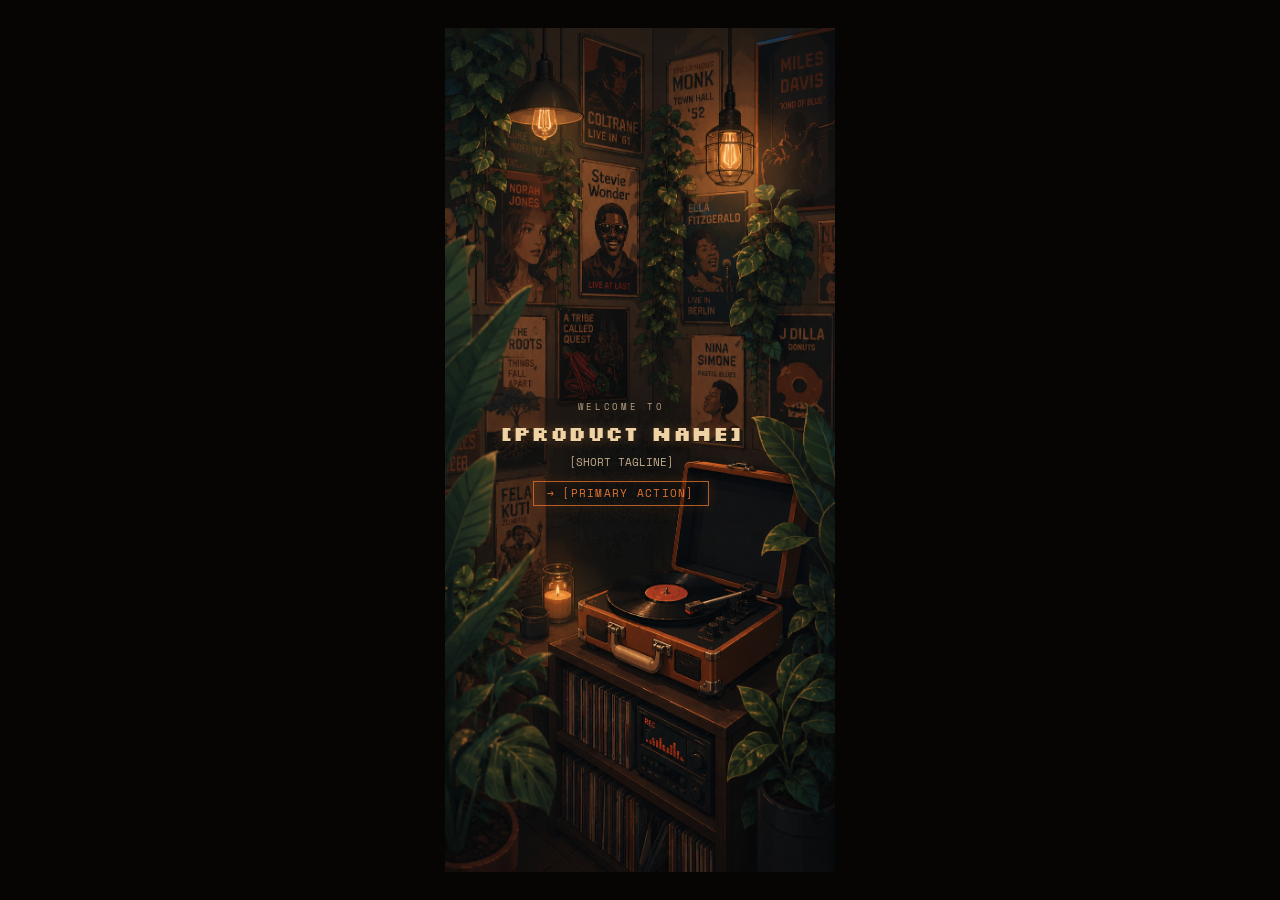
<file: design/listening-room/index.html>
<!DOCTYPE html>
<html lang="en">
<head>
<meta charset="utf-8">
<!-- Fixed 390px viewport: the scene is authored at 390x844 and is not fluid. -->
<meta name="viewport" content="width=390, initial-scale=1">
<title>Listening Room</title>

<link rel="preconnect" href="https://fonts.googleapis.com">
<link rel="preconnect" href="https://fonts.gstatic.com" crossorigin>
<link href="https://fonts.googleapis.com/css2?family=Silkscreen:wght@400;700&family=Space+Mono:wght@400;700&display=swap" rel="stylesheet">

<link rel="stylesheet" href="styles.css">
<script src="scroll.js" defer></script>
</head>
<body>

<!--
  SCROLL TRACK — the page's only scrollable extent. The stage inside it is
  sticky, so the scene never leaves the screen; scrolling the track is the
  camera's playhead. scroll.js maps track progress 0..1 onto the shot.
-->
<div class="scroll-track" data-layer="scroll-track">
<div class="stage" data-layer="stage">

<!--
  SCENE — authored at 390x844.

  Layer stack, back to front (see styles.css "LAYER STACK" for z-index scale):
    10  art         the room artwork + per-element art slots   } the world —
    30  identity    product name, tagline, primary action      }   art and
    40  lighting    lamp glows                                 }   lighting
    50  atmosphere  vignette                                       ride the
    52  shelf-dark  the dark of the shelf, for the shot's end      camera
    55  story       the scroll copy, one line at a time
    56  finale      name + action again, at the end of the shot
    57  scroll-cue  the invitation to scroll
    60  grain       film grain

  The camera (scroll.js) transforms art + lighting only: they are the room.
  Identity, story, finale, and cue are UI and stay in screen space; the
  vignette and grain are the lens and never move at all.

  Every element intended for later animation carries a `data-actor`
  attribute. That is the motion layer's addressing scheme — query
  `[data-actor="vinyl"]` rather than reaching for a class name, so styling
  and animation can change independently.
-->
<div class="scene" data-layer="scene">

  <!-- ART ------------------------------------------------------------- -->
  <div class="layer layer--art" data-layer="art">

    <!--
      Base plate. The room illustration, retouched (README "The plate was
      retouched") and prepared for motion: behind every swaying element's
      edges the background has been rebuilt, so nothing tears when they
      move. tools/scenery/separate.py produces it.
    -->
    <div class="art-base" data-layer="room" data-actor="room"></div>

    <!--
      ART SLOTS — one per independently animatable illustration element.
      Geometry and pivots come from tools/scenery/separate.py; each pivot
      is the point where the plant actually attaches, so sway reads as
      hanging or rooted rather than floating.

      poster-wall is still an empty placeholder (no art, renders nothing).
      The vines hang BEHIND the record layers; the foreground plants and
      the flame sit in front of them, after deck-over below.
    -->
    <div class="art-slot art-slot--poster-wall" data-layer="poster-wall" data-actor="poster-wall"></div>
    <div class="art-slot art-slot--vine-window" data-layer="vine-window" data-actor="vine-window"></div>
    <div class="art-slot art-slot--vine-wall" data-layer="vine-wall" data-actor="vine-wall"></div>

    <!--
      THE RECORD — separated out of the plate so it can turn on its own.

        art-base     the room, with the record still painted into it
        vinyl        the turning surface: the disc made rotationally
                     symmetric plus two small marks that carry the motion
        vinyl-light  the disc's sheen and shading, static — light belongs
                     to the room and must not orbit the record
        deck-over    what must NOT turn — tonearm, headshell, spindle, the
                     case's rear edge across the far rim, and the lamp glare

      The plate keeps its painted record underneath on purpose. A correct spin
      leaves the silhouette exactly where it is, so the disc covers its own
      baked copy at every angle, and the soft rim blends into identical colour
      rather than against bare deck. The rim itself never turns: the rotating
      layer fades out just inside it, and the painted rim, its glints, and the
      disc's edge thickness stay in the plate.
    -->
    <div class="art-plate art-plate--vinyl" data-layer="vinyl" data-actor="vinyl"></div>
    <div class="art-plate art-plate--vinyl-light" data-layer="vinyl-light" data-actor="vinyl-light"></div>
    <div class="art-plate art-plate--deck-over" data-layer="deck-over" data-actor="deck-over"></div>

    <!--
      DRAWN LOOPS — frame animation, not transforms. Each is an opaque
      patch whose border pixels are the plate's own, so no seam care.
    -->
    <div class="art-slot art-slot--candle-flame" data-layer="candle-flame" data-actor="candle-flame"></div>
    <div class="art-slot art-slot--eq-meter" data-layer="eq-meter" data-actor="eq-meter"></div>

    <!-- Foreground foliage sits in front of the record player. -->
    <div class="art-slot art-slot--plant-right" data-layer="plant-right" data-actor="plant-right"></div>
    <div class="art-slot art-slot--plant-left" data-layer="plant-left" data-actor="plant-left"></div>
  </div>

  <!-- IDENTITY --------------------------------------------------------- -->
  <div class="layer layer--identity identity" data-layer="identity" data-actor="identity">
    <p class="identity__eyebrow" data-actor="eyebrow">Welcome to</p>
    <h1 class="identity__name" data-actor="product-name">[PRODUCT NAME]</h1>
    <p class="identity__tagline" data-actor="tagline">[SHORT TAGLINE]</p>

    <button class="cta" type="button" data-layer="primary-action" data-actor="cta">
      <span class="cta__arrow" aria-hidden="true">&#8594;</span>
      <span class="cta__label">[PRIMARY ACTION]</span>
    </button>
  </div>

  <!-- LIGHTING --------------------------------------------------------- -->
  <div class="layer layer--lighting" data-layer="lighting">
    <div class="glow glow--lamp-left" data-actor="glow-lamp-left"></div>
    <div class="glow glow--lamp-right" data-actor="glow-lamp-right"></div>
    <div class="glow glow--floor" data-actor="glow-floor"></div>
  </div>

  <!-- ATMOSPHERE ------------------------------------------------------- -->
  <div class="layer layer--atmosphere" data-layer="atmosphere" data-actor="atmosphere"></div>

  <!--
    SHELF DARK — the end of the shot. As the camera pushes into the shelf,
    this brings up the dark inside it so the finale reads against near-black
    rather than against soft, over-enlarged pixels. scroll.js drives opacity.
  -->
  <div class="layer layer--shelf-dark" data-layer="shelf-dark" data-actor="shelf-dark"></div>

  <!--
    STORY — the scroll copy. Minimal: one short line at a time, surfacing
    and dissolving as the camera moves. The lines are PLACEHOLDER copy
    (written against SPEC v0.2's finite-canon idea) — swap freely.
  -->
  <div class="layer layer--story" data-layer="story">
    <p class="story-line story-line--1" data-actor="story-line-1">every record worth hearing</p>
    <p class="story-line story-line--2" data-actor="story-line-2">is somewhere on this shelf</p>
  </div>

  <!-- FINALE — the identity again, where the shot ends. ------------------ -->
  <div class="layer layer--finale finale" data-layer="finale" data-actor="finale">
    <h2 class="finale__name">[PRODUCT NAME]</h2>
    <button class="cta" type="button" data-actor="finale-cta">
      <span class="cta__arrow" aria-hidden="true">&#8594;</span>
      <span class="cta__label">[PRIMARY ACTION]</span>
    </button>
  </div>

  <!-- SCROLL CUE --------------------------------------------------------- -->
  <p class="scroll-cue" data-layer="scroll-cue" data-actor="scroll-cue">scroll<span class="scroll-cue__chevron" aria-hidden="true">&#8595;</span></p>

  <!-- GRAIN ------------------------------------------------------------ -->
  <div class="layer layer--grain" data-layer="grain" data-actor="grain"></div>

</div>

</div>
</div>

</body>
</html>
</file>
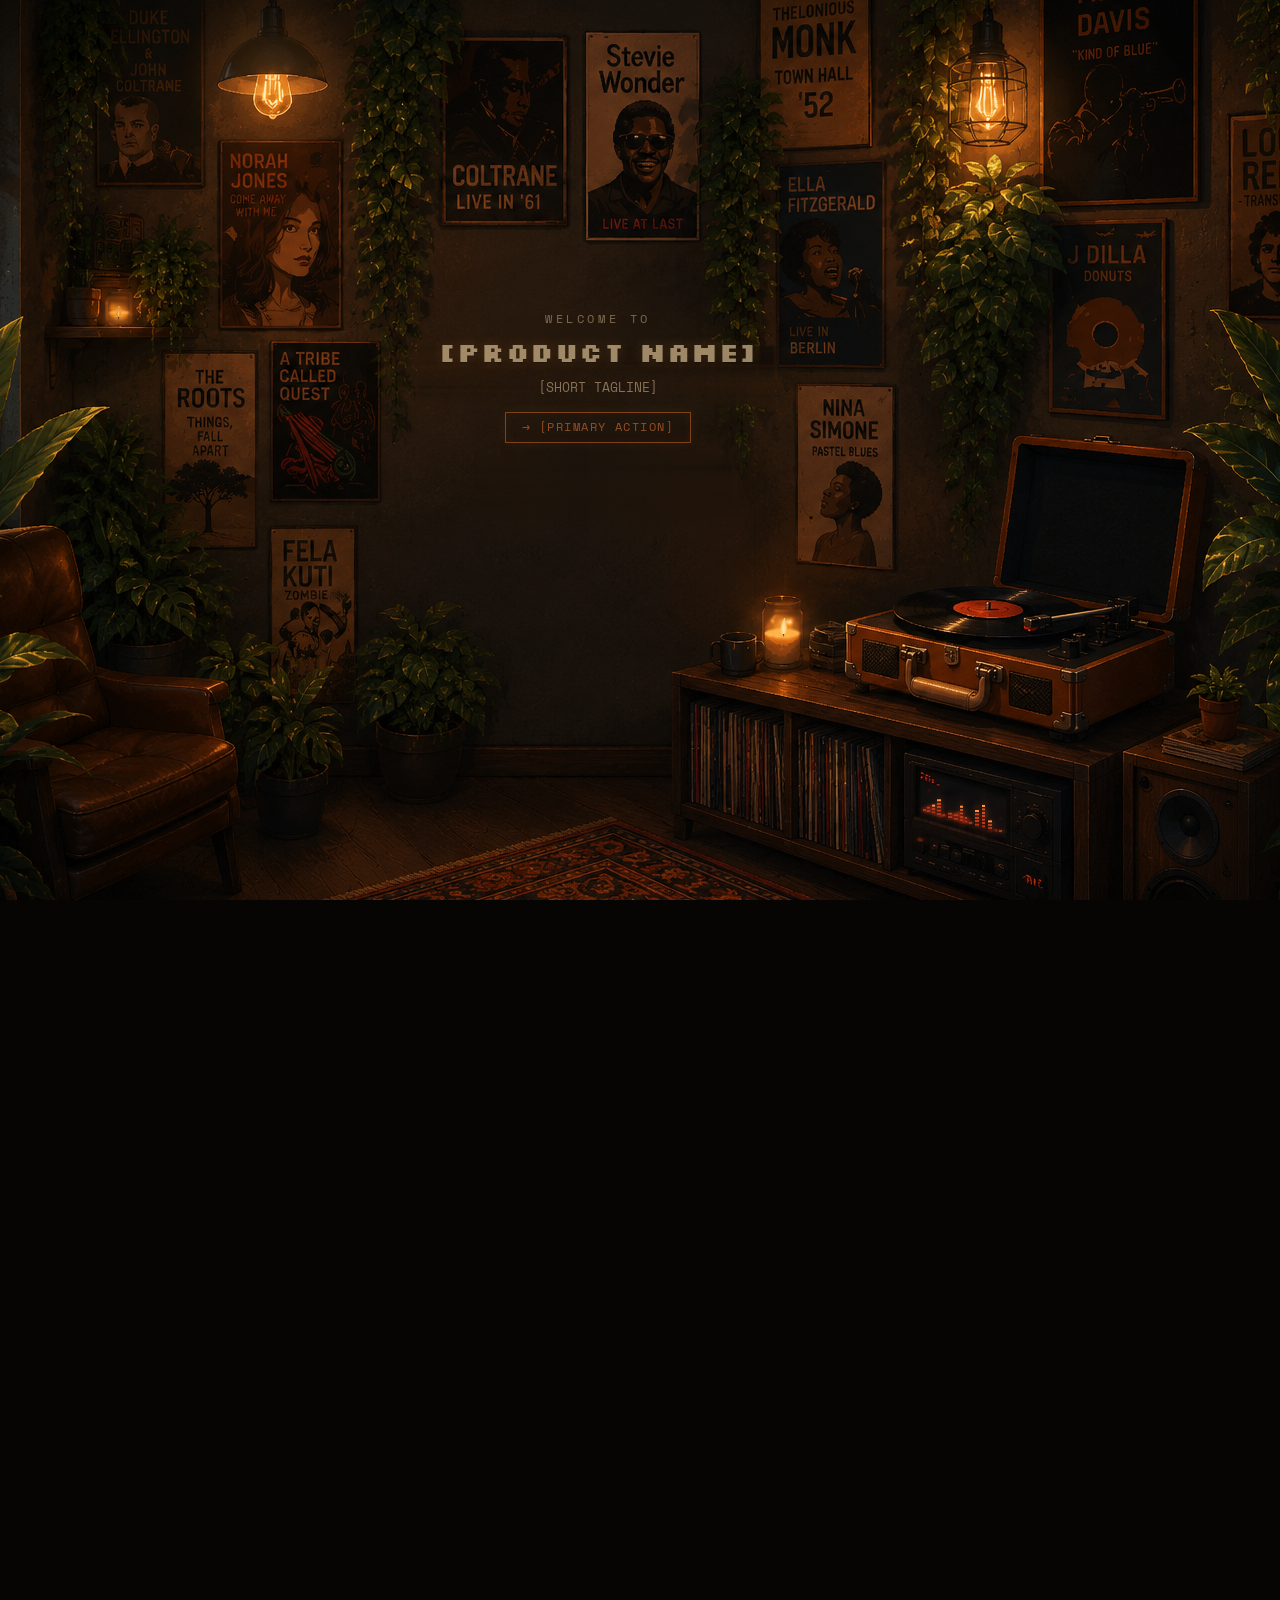
<file: design/listening-room/desktop/index.html>
<!DOCTYPE html>
<html lang="en">
<head>
<meta charset="utf-8">
<meta name="viewport" content="width=device-width, initial-scale=1">
<title>Listening Room — Desktop</title>

<link rel="preconnect" href="https://fonts.googleapis.com">
<link rel="preconnect" href="https://fonts.gstatic.com" crossorigin>
<link href="https://fonts.googleapis.com/css2?family=Silkscreen:wght@400;700&family=Space+Mono:wght@400;700&display=swap" rel="stylesheet">

<link rel="stylesheet" href="styles.css">
<script src="scroll.js" defer></script>
</head>
<body>

<!--
  SCROLL TRACK — the page's only scrollable extent. The stage inside it is
  sticky, so the scene never leaves the screen; scrolling the track is the
  camera's playhead (scroll.js). The stage also clips the scaled scene's
  phantom layout box, which body { overflow: hidden } used to do.
-->
<div class="scroll-track" data-layer="scroll-track">
<div class="stage" data-layer="stage">

<!--
  SCENE — authored at 1536x1024 (scene px == artwork px), scaled as one
  unit to fit the viewport. Same architecture as the mobile page one
  directory up: a rebuilt plate, cut layers stacked at their painted
  depth, drawn loops for the flames and the meter, live CSS light on top.
  Every animatable element carries data-actor; address motion against
  those, not class names.

  The camera (scroll.js) transforms the art + lighting layers only: they
  are the room. Identity, story, finale, and cue are UI and stay in screen
  space; the vignette and grain are the lens and never move.
-->
<div class="scene" data-layer="scene">

  <!-- ART ------------------------------------------------------------- -->
  <div class="layer layer--art" data-layer="art">

    <!-- The room, background rebuilt behind every swaying silhouette. -->
    <div class="art-base" data-layer="room" data-actor="room"></div>

    <!-- Wall foliage, behind the record player. -->
    <div class="art-slot art-slot--vine-left" data-layer="vine-left" data-actor="vine-left"></div>
    <div class="art-slot art-slot--shelf-fern" data-layer="shelf-fern" data-actor="shelf-fern"></div>
    <div class="art-slot art-slot--vine-center" data-layer="vine-center" data-actor="vine-center"></div>
    <div class="art-slot art-slot--vine-right" data-layer="vine-right" data-actor="vine-right"></div>
    <div class="art-slot art-slot--vine-far-right" data-layer="vine-far-right" data-actor="vine-far-right"></div>

    <!--
      THE RECORD — same three-layer split as mobile (see ../README.md):
      the symmetrized surface turns, its sheen holds still above it, and
      the tonearm assembly caps the stack.
    -->
    <div class="art-plate art-plate--vinyl" data-layer="vinyl" data-actor="vinyl"></div>
    <div class="art-plate art-plate--vinyl-light" data-layer="vinyl-light" data-actor="vinyl-light"></div>
    <div class="art-plate art-plate--deck-over" data-layer="deck-over" data-actor="deck-over"></div>

    <!-- DRAWN LOOPS — frame animation, opaque patches, no seam care. -->
    <div class="art-slot art-slot--flame-main" data-layer="flame-main" data-actor="flame-main"></div>
    <div class="art-slot art-slot--flame-shelf" data-layer="flame-shelf" data-actor="flame-shelf"></div>
    <div class="art-slot art-slot--eq-meter" data-layer="eq-meter" data-actor="eq-meter"></div>

    <!-- Foreground foliage, in front of the furniture. -->
    <div class="art-slot art-slot--plant-mid" data-layer="plant-mid" data-actor="plant-mid"></div>
    <div class="art-slot art-slot--plant-cab" data-layer="plant-cab" data-actor="plant-cab"></div>
    <div class="art-slot art-slot--plant-right" data-layer="plant-right" data-actor="plant-right"></div>
    <div class="art-slot art-slot--plant-left" data-layer="plant-left" data-actor="plant-left"></div>
  </div>

  <!-- IDENTITY --------------------------------------------------------- -->
  <div class="layer layer--identity identity" data-layer="identity" data-actor="identity">
    <p class="identity__eyebrow" data-actor="eyebrow">Welcome to</p>
    <h1 class="identity__name" data-actor="product-name">[PRODUCT NAME]</h1>
    <p class="identity__tagline" data-actor="tagline">[SHORT TAGLINE]</p>

    <button class="cta" type="button" data-layer="primary-action" data-actor="cta">
      <span class="cta__arrow" aria-hidden="true">&#8594;</span>
      <span class="cta__label">[PRIMARY ACTION]</span>
    </button>
  </div>

  <!-- LIGHTING --------------------------------------------------------- -->
  <div class="layer layer--lighting" data-layer="lighting">
    <div class="glow glow--lamp-dome" data-actor="glow-lamp-dome"></div>
    <div class="glow glow--lamp-cage" data-actor="glow-lamp-cage"></div>
    <div class="glow glow--candle-main" data-actor="glow-candle-main"></div>
    <div class="glow glow--candle-shelf" data-actor="glow-candle-shelf"></div>
  </div>

  <!-- ATMOSPHERE ------------------------------------------------------- -->
  <div class="layer layer--atmosphere" data-layer="atmosphere" data-actor="atmosphere"></div>

  <!--
    SHELF DARK — the end of the shot. Rises as the camera settles on the
    cabinet so the finale reads against near-black rather than against
    soft, over-enlarged pixels. scroll.js drives opacity.
  -->
  <div class="layer layer--shelf-dark" data-layer="shelf-dark" data-actor="shelf-dark"></div>

  <!--
    STORY — the scroll copy. Minimal: one short line at a time, surfacing
    and dissolving as the camera moves. PLACEHOLDER copy (written against
    SPEC v0.2's finite-canon idea) — swap freely.
  -->
  <div class="layer layer--story" data-layer="story">
    <p class="story-line story-line--1" data-actor="story-line-1">every record worth hearing</p>
    <p class="story-line story-line--2" data-actor="story-line-2">is somewhere on this shelf</p>
  </div>

  <!-- FINALE — the identity again, where the shot ends. ------------------ -->
  <div class="layer layer--finale finale" data-layer="finale" data-actor="finale">
    <h2 class="finale__name">[PRODUCT NAME]</h2>
    <button class="cta" type="button" data-actor="finale-cta">
      <span class="cta__arrow" aria-hidden="true">&#8594;</span>
      <span class="cta__label">[PRIMARY ACTION]</span>
    </button>
  </div>

  <!-- SCROLL CUE --------------------------------------------------------- -->
  <p class="scroll-cue" data-layer="scroll-cue" data-actor="scroll-cue">scroll<span class="scroll-cue__chevron" aria-hidden="true">&#8595;</span></p>

  <!-- GRAIN ------------------------------------------------------------ -->
  <div class="layer layer--grain" data-layer="grain" data-actor="grain"></div>

</div>

</div>
</div>

</body>
</html>
</file>
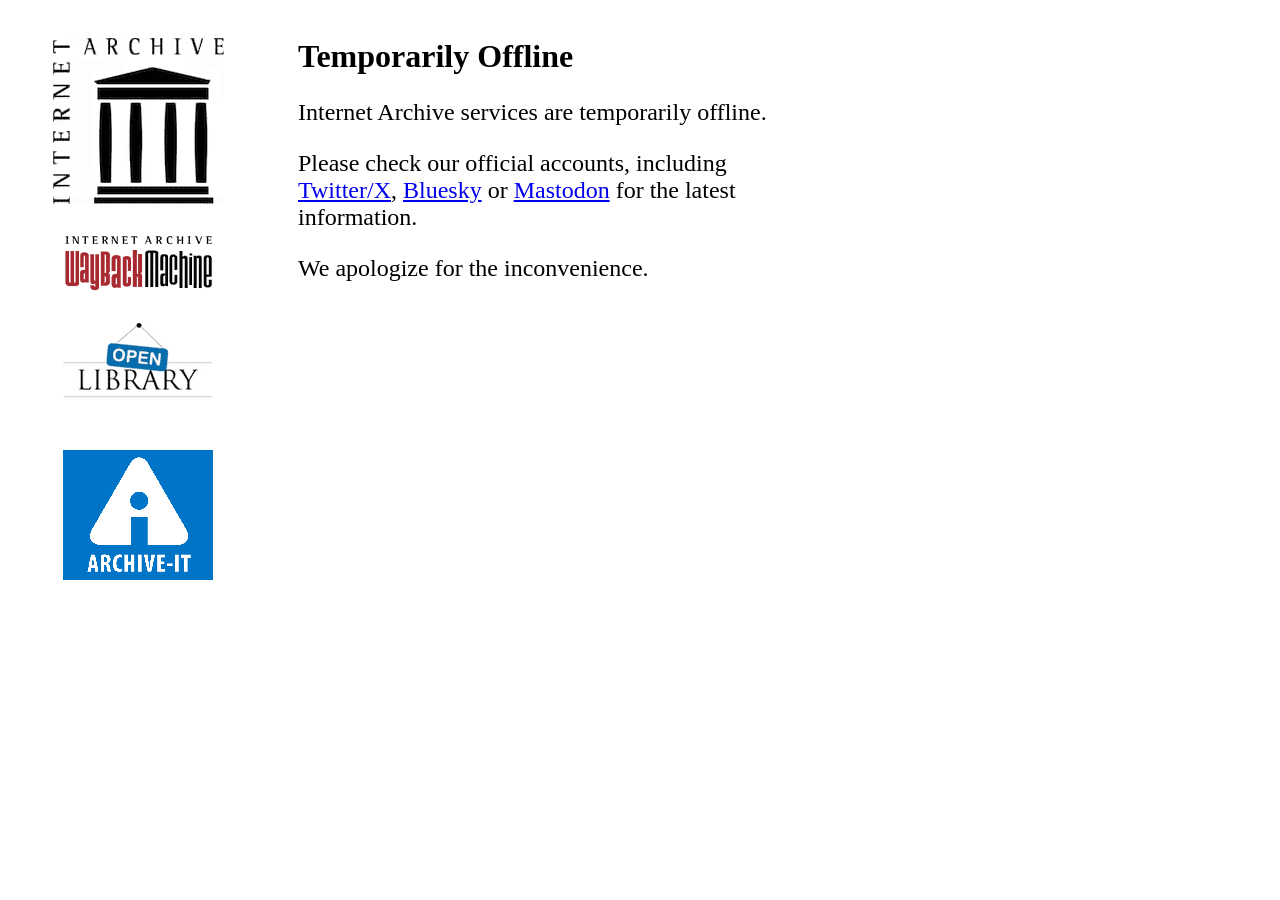
<file: wb2022.html>
<html><head><meta charset="UTF-8"><title>Internet Archive: Temporarily Offline</title><style>p{font-size:24px;}img{margin-bottom:2rem;}</style></head>
<body style="padding:30px 0;">
<div style="float:left;width:260px;text-align:center;">
<img xsrc="logo_ia.jpg" src="[data-uri]">
<img xsrc="logo_wm.png" src="[data-uri]">
<img xsrc="logo_ol.png" src="[data-uri]">
<img xsrc="logo_ait.png" src="[data-uri]">
</div>
<div style="overflow:hidden;width:500px;padding:0 30px">
<h1 style="margin-top:0">Temporarily Offline</h1>
<p>Internet Archive services are temporarily offline.</p>
<p>Please check our official accounts, including <a href="https://twitter.com/internetarchive/">Twitter/X</a>, <a href="https://bsky.app/profile/did:plc:73dpznbu4wqwtcyurwbiulov">Bluesky</a> or <a href="https://mastodon.archive.org/deck/@internetarchive">Mastodon</a> for the latest information.</p>
<p>We apologize for the inconvenience.</p>
</div></body></html>
</file>
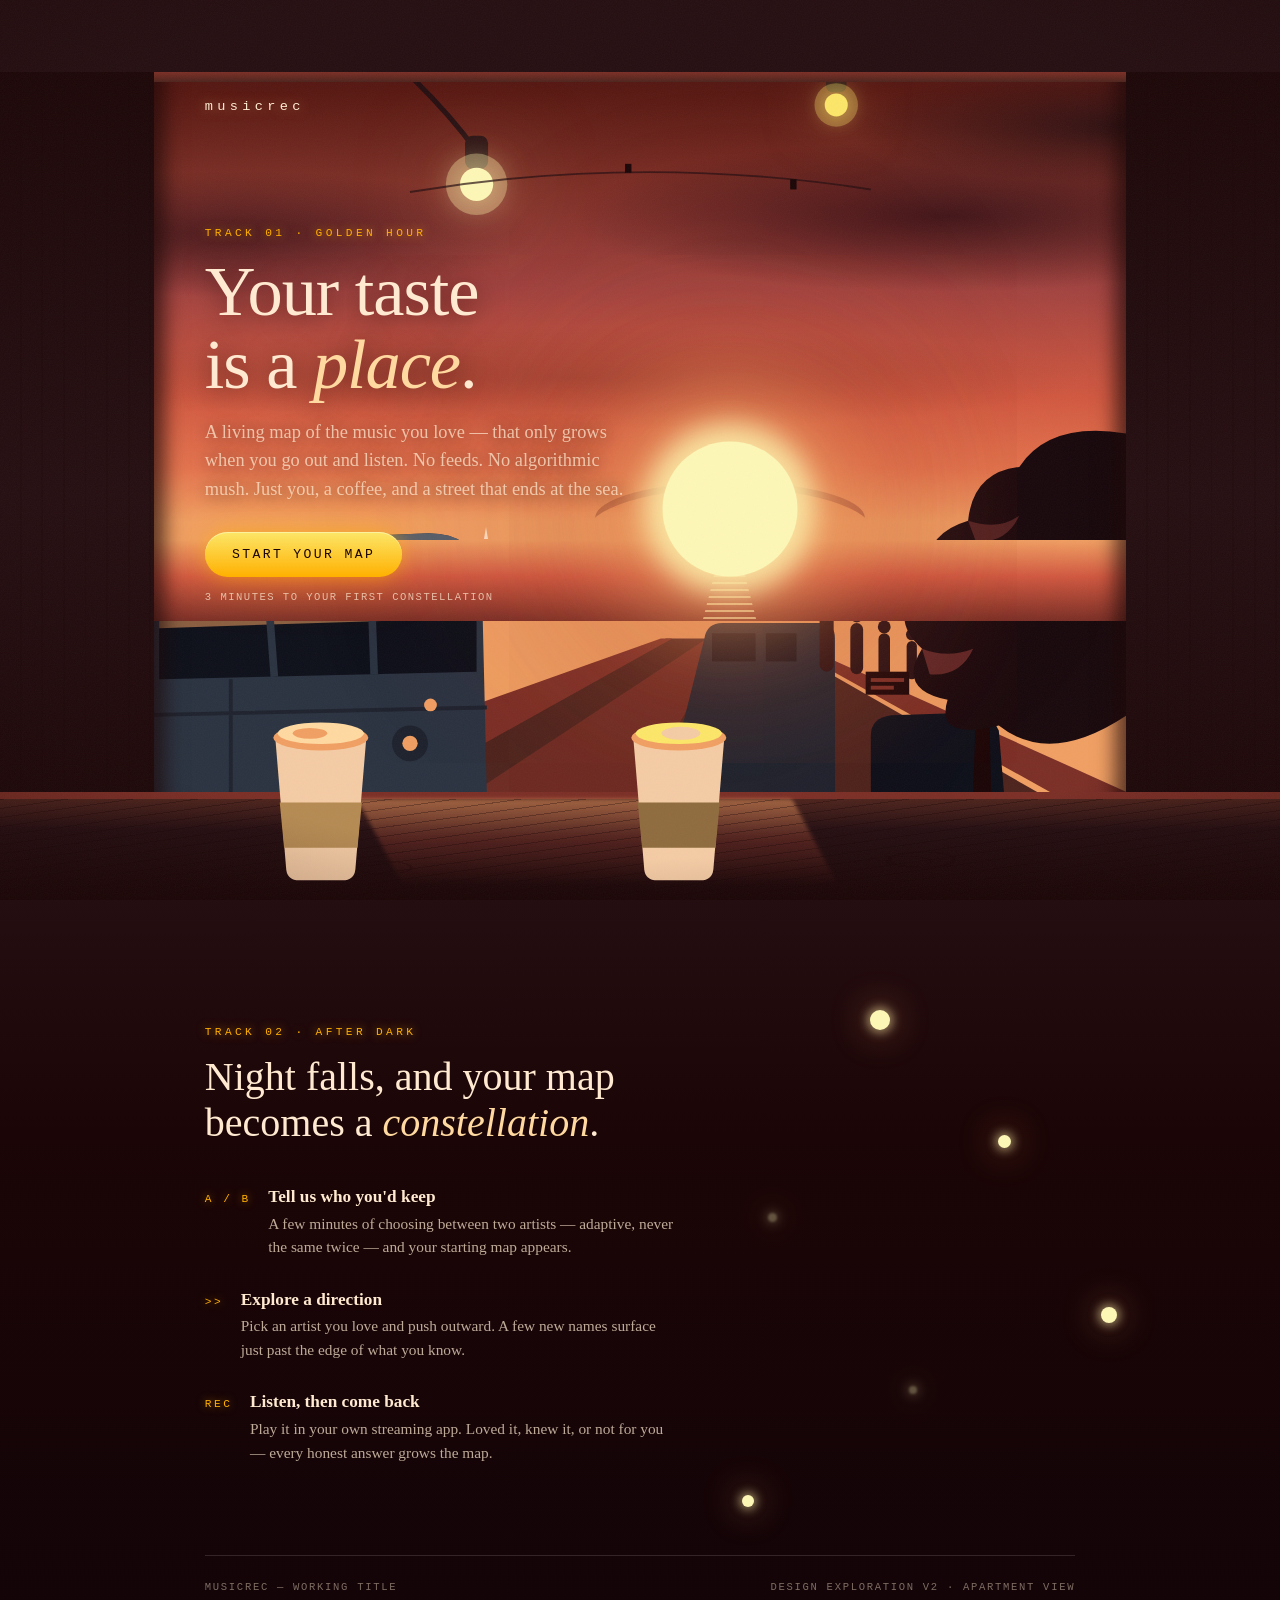
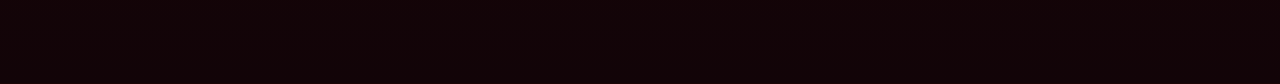
<file: design/explorations/landing-v2.html>
<!doctype html>
<html lang="en">
<head>
<meta charset="utf-8">
<title>musicrec — your taste is a place</title>
<meta name="viewport" content="width=device-width, initial-scale=1">
<style>
/*
  Landing v2 — built directly from design/analysis/reference-teardown.md
  findings on lofi-beach-sunset-street.png (Image B):

  1. APERTURE — most of the frame is a dark near-plane (café doorway jambs,
     lintel, shelf/table). The bright scene is a minority of the pixels.
  2. VALUE SHELVES — depth planes as discrete, non-blending bands:
     jambs L~0.08 → table L~0.16 → street L~0.23 → sea L~0.34 →
     horizon sky L~0.43 → sky top deep red → sun L~0.93.
  3. NO OUTLINES — shapes separate by value band, not strokes.
  4. HUE WEDGE — ~80% warm red wedge (330–30°); small cool blue-grey
     counterpoint (buses/buildings), always less saturated, and the cool
     ramp bleeds saturation as it lightens while the warm ramp keeps it.
  5. TEMPERATURE RAMP — darks rotate to crimson/maroon (#1B0506), lights
     rotate to yellow (#FDF7B6). No greys, no black.
  6. LIGHTS — flat pale-yellow cores (never white), bloom radius scaled
     8:2:1 by importance, bloom hue-ramps yellow→orange→red→maroon.
  7. Sun / vanishing point / focal point = one pixel (~57%, ~40%).
  8. DETAIL clusters in foreground/midground; the focal area is flat.
  9. GRAIN over everything, subtle.
*/

:root {
  /* warm ramp (Image B measured) */
  --w0: #1B0506;  /* L 0.00–0.05, crimson-black */
  --w1: #250E11;  /* L 0.05–0.09, maroon */
  --w2: #4D231C;  /* L 0.14–0.20 */
  --w3: #7B2E25;  /* L 0.20–0.28 */
  --w4: #A1423F;  /* L 0.28–0.38 */
  --w5: #D15840;  /* L 0.38–0.50 */
  --w6: #E4734D;  /* L 0.50–0.62 */
  --w7: #F19F62;  /* L 0.62–0.78 */
  --w8: #F4CBA4;  /* L 0.78+     */
  /* emissive cores */
  --core: #FDF7B6;
  --core2: #FCE668;
  /* cool counterpoint (unlit material; saturation falls as it lightens) */
  --c0: #0D0F19;
  --c1: #1E222D;
  --c2: #2A3240;
  --c3: #454F5F;
  --c4: #555F6E;
  /* copy */
  --cream: #FFEAD1;
  --cream-dim: rgba(255, 234, 209, 0.72);
  --phosphor: #FFB000;
  --serif: "Iowan Old Style", "Palatino Linotype", Palatino, Georgia, serif;
  --mono: "SF Mono", ui-monospace, "Cascadia Mono", Menlo, Consolas, monospace;
}

* { margin: 0; padding: 0; box-sizing: border-box; }
html { scroll-behavior: smooth; }
body {
  background: var(--w0);
  color: var(--cream);
  font-family: var(--serif);
  overflow-x: hidden;
}

/* ================= HERO — café doorway onto the sunset street ================= */

.scene {
  position: relative;
  height: 100svh;
  min-height: 560px;
  overflow: hidden;
  isolation: isolate;
}

/* ---- SKY: discrete value shelves, not a smooth gradient (finding 2).
   The visible sky occupies the aperture between the lintel (~8%) and the
   horizon (~58%); lower shelves are progressively brighter and yellower,
   upper shelves deepen to maroon/crimson. ---- */
.sky {
  position: absolute; inset: 0;
  background: linear-gradient(to bottom,
    #3B1218 0%,
    #571711 10%,
    var(--w3) 20%,
    var(--w4) 32%,
    var(--w5) 44%,
    var(--w6) 52%,
    #F19F62 58%,          /* the bursting horizon band */
    #F19F62 60%
  );
}
/* upper-sky cloud columns — deep maroon, flat value band */
.clouds {
  position: absolute; inset: 0;
  background:
    /* fat storm column upper-right */
    radial-gradient(ellipse 42% 12% at 74% 24%, rgba(59, 18, 23, 0.9), transparent 70%),
    radial-gradient(ellipse 30% 9% at 88% 14%, rgba(37, 14, 17, 0.85), transparent 72%),
    radial-gradient(ellipse 34% 10% at 18% 26%, rgba(59, 18, 23, 0.8), transparent 70%),
    radial-gradient(ellipse 55% 8% at 45% 42%, rgba(122, 46, 37, 0.45), transparent 72%);
  pointer-events: none;
}

/* ---- SUN — flat disc, no internal gradient, hard edge, bloom outside.
   Position with the vanishing point: 57%, 40% of the bright aperture => in
   full-frame terms approx 57% x, ~52% of aperture height... we anchor it
   against the aperture box, not the viewport. ---- */
.sun {
  position: absolute;
  left: 57%; top: 56.5%;
  width: clamp(96px, 15vmin, 170px);
  aspect-ratio: 1;
  transform: translate(-50%, -50%);
  border-radius: 50%;
  z-index: 6;
  background: var(--core);            /* flat core, L ~0.93 — never white */
  /* hue-ramping bloom: yellow → orange → red → maroon, radius ~16% frame */
  box-shadow:
    0 0 0 0 rgba(253, 240, 170, 0.0),
    0 0 3vmin 2vmin rgba(253, 240, 170, 0.85),
    0 0 9vmin 5vmin rgba(251, 178, 108, 0.55),
    0 0 18vmin 8vmin  rgba(229, 110, 66, 0.34),
    0 0 30vmin 12vmin rgba(193, 80, 55, 0.22),
    0 0 46vmin 16vmin rgba(135, 59, 52, 0.14);
  animation: sunbreathe 10s ease-in-out infinite;
}
@keyframes sunbreathe {
  50% {
    box-shadow:
      0 0 0 0 rgba(253, 240, 170, 0.0),
      0 0 4vmin 2.6vmin rgba(253, 240, 170, 0.9),
      0 0 10vmin 6vmin rgba(251, 178, 108, 0.6),
      0 0 20vmin 9vmin  rgba(229, 110, 66, 0.38),
      0 0 33vmin 13vmin rgba(193, 80, 55, 0.25),
      0 0 50vmin 17vmin rgba(135, 59, 52, 0.16);
  }
}

/* concentric "burst" rings just under the lintel, like the source's
   backlit rows — discrete maroon ellipses on the bright band */
.burst {
  position: absolute;
  left: 57%; top: 57.5%;
  width: 30vmin; height: 8vmin;
  transform: translate(-50%, -50%);
  border-radius: 50%;
  box-shadow:
    inset 0 1.6vmin 0 -0.9vmin rgba(122, 46, 37, 0.5);
  pointer-events: none;
}

/* ---- SEA: single shelf below the horizon, sunpath converges on the sun ---- */
.sea {
  position: absolute;
  left: 12%; right: 12%;
  top: 60%; height: 9%;
  z-index: 5;
  background: linear-gradient(to bottom,
    var(--w7) 0%,
    var(--w5) 45%,
    var(--w3) 100%);
}
.sunpath {
  position: absolute;
  left: 57%; top: 60%; height: 9%;
  width: 6vmin;
  transform: translateX(-50%);
  opacity: 0.85;
  z-index: 5;
  clip-path: polygon(38% 0, 62% 0, 100% 100%, 0 100%);
  background: repeating-linear-gradient(to bottom,
    rgba(253, 247, 182, 0.95) 0 2px,
    rgba(253, 247, 182, 0) 2px 7px);
  animation: shimmer 5s linear infinite;
}
@keyframes shimmer { to { background-position: 0 14px; } }
/* islands & masts — tiny dark accents on the horizon */
.horizon-accents {
  position: absolute;
  left: 12%; right: 12%; top: 60%;
  height: 1px;
  background: rgba(37, 14, 17, 0.9);
  box-shadow:
    -18vmin 0 0 rgba(37, 14, 17, 0.9) ,
    14vmin 0 0 rgba(37, 14, 17, 0.9);
}
.horizon-accents::before {
  content: "";
  position: absolute;
  left: 34%; top: -1.5vmin;
  border-left: 0.25vmin solid transparent;
  border-right: 0.25vmin solid transparent;
  border-bottom: 1.4vmin solid var(--cream);
  opacity: 0.9;
}

/* ---- APERTURE: dark interior framing the bright scene.
   Jambs left & right + lintel above + shelf/table below.
   These are the darkest shell (L ~0.05–0.09, maroon-tinted, never black). ---- */
.jamb {
  position: absolute;
  top: 0; bottom: 0;
  width: 12%;
  background: linear-gradient(to bottom, var(--w0), var(--w1) 55%, var(--w0));
  z-index: 8;
}
.jamb.left  { left: 0;  box-shadow: 1.2vmin 0 2vmin rgba(27, 5, 6, 0.7); }
.jamb.right { right: 0; box-shadow: -1.2vmin 0 2vmin rgba(27, 5, 6, 0.7); }
/* vertical jamb texture: subtle boards (detail in the foreground, finding 9) */
.jamb::after {
  content: "";
  position: absolute; inset: 0;
  background: repeating-linear-gradient(to right,
    transparent 0 2.2vmin,
    rgba(27, 5, 6, 0.5) 2.2vmin 2.4vmin);
  opacity: 0.5;
}
.lintel {
  position: absolute;
  left: 0; right: 0; top: 0; height: 8%;
  background: var(--w1);
  z-index: 9;
}
/* wooden surround lip (slightly lighter shell) */
.lintel::after {
  content: "";
  position: absolute; left: 12%; right: 12%; top: 100%; height: 1.1vmin;
  background: linear-gradient(to bottom, var(--w3), var(--w2));
}

/* ---- MIDGROUND: street with buses + tree, drawn in bands ---- */
.street {
  position: absolute; inset: 0;
  pointer-events: none;
}
.street svg { position: absolute; left: 12%; right: 12%; bottom: 12%; width: 76%; height: 44%; }

/* ---- HANGING BULBS: flat cores, small bloom (importance-scaled ~2:8) ---- */
.bulbs {
  position: absolute; left: 12%; right: 12%; top: 0;
  width: 76%; height: 30%;
  z-index: 7;
  pointer-events: none;
  animation: sway 8s ease-in-out infinite;
  transform-origin: 50% 0;
}
@keyframes sway { 50% { transform: rotate(0.3deg); } }
.bulb { fill: var(--core); filter: drop-shadow(0 0 1.6vmin rgba(253, 240, 170, 0.95)) drop-shadow(0 0 4vmin rgba(241, 159, 98, 0.6)); }
.bulb.sml { fill: var(--core2); filter: drop-shadow(0 0 1vmin rgba(252, 230, 104, 0.9)) drop-shadow(0 0 2.4vmin rgba(241, 159, 98, 0.5)); }

/* ---- FOREGROUND SHELF + CUPS: the occupied near-plane.
   L ~0.09–0.17, warm but dim; grain & wood rings = foreground detail. ---- */
.shelf {
  position: absolute;
  left: 0; right: 0; bottom: 0;
  height: 12%;
  background: linear-gradient(to bottom,
    var(--w2) 0%,
    var(--w1) 30%,
    var(--w0) 100%);
  z-index: 9;
  border-top: 0.8vmin solid var(--w3);
}
/* long amber wash of reflected sunset across the wood */
.shelf::before {
  content: "";
  position: absolute;
  left: 30%; top: 0; bottom: 0; width: 34%;
  background: linear-gradient(to bottom,
    rgba(241, 159, 98, 0.5), rgba(209, 88, 64, 0.25) 40%, transparent 85%);
  transform: skewX(28deg);
  filter: blur(2px);
}
/* wood grain rings — foreground detail density */
.shelf::after {
  content: "";
  position: absolute; inset: 0;
  background:
    radial-gradient(ellipse 6vmin 1.4vmin at 72% 60%, transparent 55%, rgba(27,5,6,0.55) 60%, transparent 66%),
    radial-gradient(ellipse 4vmin 1vmin at 71% 62%, transparent 55%, rgba(27,5,6,0.5) 60%, transparent 66%),
    radial-gradient(ellipse 5vmin 1.2vmin at 30% 68%, transparent 55%, rgba(27,5,6,0.5) 60%, transparent 66%),
    repeating-linear-gradient(172deg,
      rgba(27, 5, 6, 0.4) 0 1px,
      transparent 1px 9px);
  opacity: 0.8;
}
/* cups: pale paper (cool-lit) with tan sleeve; lids catch amber light */
.cups {
  position: absolute;
  bottom: 1%;
  height: 24%;
  z-index: 10;
  pointer-events: none;
}
.cups svg { height: 100%; }
.cups.left  { left: 20%; }
.cups.right { left: 48%; }

/* ---- HORIZONTAL VIGNETTE: both edges fall to ~0.10 (finding: col L peaks
   at x≈0.55). Sits above the scene, below the text. ---- */
.vignette {
  position: absolute; inset: 0;
  z-index: 11;
  pointer-events: none;
  background: radial-gradient(ellipse 120% 95% at 50% 46%,
    transparent 52%,
    rgba(27, 5, 6, 0.55) 78%,
    rgba(27, 5, 6, 0.85) 98%);
}

/* ---- GRAIN over everything, measured amplitude ~0.005 (visible, subtle) ---- */
.grain {
  position: absolute;
  inset: -50%;
  z-index: 12;
  pointer-events: none;
  background-image: url("data:image/svg+xml,%3Csvg xmlns='http://www.w3.org/2000/svg' width='240' height='240'%3E%3Cfilter id='n'%3E%3CfeTurbulence type='fractalNoise' baseFrequency='0.85' numOctaves='2'/%3E%3C/filter%3E%3Crect width='240' height='240' filter='url(%23n)' opacity='0.5'/%3E%3C/svg%3E");
  opacity: 0.09;
  animation: grainshift 1.1s steps(3) infinite;
}
@keyframes grainshift {
  33% { transform: translate(-1.5%, 1%); }
  66% { transform: translate(1%, -1.5%); }
}

/* ============ COPY ============ */

.copy {
  position: absolute;
  z-index: 20;
  left: clamp(1.5rem, 16vw, 18rem);   /* sits inside the aperture, right of the left jamb */
  right: clamp(1.5rem, 14vw, 20rem);
  bottom: clamp(30%, 33vh, 36%);
  max-width: 30rem;
}
.eyebrow {
  font-family: var(--mono);
  font-size: 0.7rem;
  letter-spacing: 0.3em;
  text-transform: uppercase;
  color: var(--phosphor);
  text-shadow: 0 0 10px rgba(255, 176, 0, 0.7);
  margin-bottom: 1rem;
}
h1 {
  font-size: clamp(2.3rem, 6.6vw, 4.4rem);
  line-height: 1.04;
  font-weight: 400;
  letter-spacing: -0.015em;
  text-wrap: balance;
  color: var(--cream);
  text-shadow: 0 2px 26px rgba(27, 5, 6, 0.6);
  margin-bottom: 1rem;
}
h1 em { font-style: italic; color: #FFD9A0; }
.sub {
  font-size: clamp(0.98rem, 2.2vw, 1.15rem);
  line-height: 1.55;
  color: var(--cream-dim);
  max-width: 27rem;
  margin-bottom: 1.8rem;
  text-shadow: 0 1px 16px rgba(27, 5, 6, 0.65);
}
.cta {
  display: inline-block;
  font-family: var(--mono);
  font-size: 0.82rem;
  letter-spacing: 0.18em;
  text-transform: uppercase;
  color: var(--w0);
  background: linear-gradient(to bottom, var(--core2), var(--phosphor));
  padding: 0.95rem 1.7rem;
  border-radius: 999px;
  text-decoration: none;
  box-shadow:
    0 0 18px rgba(255, 176, 0, 0.5),
    0 0 55px rgba(255, 176, 0, 0.28),
    inset 0 1px 0 rgba(253, 247, 182, 0.7);
  transition: transform 160ms ease, box-shadow 160ms ease;
}
.cta:hover, .cta:focus-visible {
  transform: translateY(-2px);
  box-shadow:
    0 0 26px rgba(255, 176, 0, 0.75),
    0 0 80px rgba(255, 176, 0, 0.38),
    inset 0 1px 0 rgba(253, 247, 182, 0.8);
}
.cta:focus-visible { outline: 2px solid var(--cream); outline-offset: 3px; }
.cta-note {
  font-family: var(--mono);
  font-size: 0.66rem;
  letter-spacing: 0.14em;
  text-transform: uppercase;
  color: var(--cream-dim);
  margin-top: 0.85rem;
}
.wordmark {
  position: absolute;
  z-index: 20;
  top: 11%;
  left: clamp(1.5rem, 16vw, 18rem);
  font-family: var(--mono);
  font-size: 0.85rem;
  letter-spacing: 0.32em;
  color: var(--cream);
  text-shadow: 0 0 12px rgba(255, 200, 110, 0.5);
}

/* ============ NIGHT SECTION (unchanged concept, tuned to ramp) ============ */

.night {
  position: relative;
  background: linear-gradient(to bottom,
    var(--w1) 0%, var(--w0) 30%, #120408 100%);
  padding: clamp(5rem, 14vh, 9rem) clamp(1.5rem, 16vw, 18rem) clamp(4rem, 10vh, 7rem);
  overflow: hidden;
}
.orb {
  position: absolute;
  border-radius: 50%;
  background: var(--core);
  box-shadow:
    0 0 10px 3px rgba(253, 240, 170, 0.5),
    0 0 34px 9px rgba(241, 159, 98, 0.22);
  animation: orbdrift 11s ease-in-out infinite;
}
.orb.dim { opacity: 0.32; filter: blur(1px); }
@keyframes orbdrift { 50% { transform: translate(4px, -9px); } }
.night-inner { position: relative; z-index: 2; max-width: 34rem; }
.night h2 {
  font-size: clamp(1.7rem, 4.4vw, 2.5rem);
  font-weight: 400;
  line-height: 1.14;
  text-wrap: balance;
  margin-bottom: 2.6rem;
}
.night h2 em { font-style: italic; color: #FFD9A0; }
.steps { display: flex; flex-direction: column; gap: 1.9rem; list-style: none; }
.steps li { display: grid; grid-template-columns: auto 1fr; gap: 1.1rem; align-items: baseline; }
.step-key {
  font-family: var(--mono);
  font-size: 0.7rem;
  letter-spacing: 0.22em;
  color: var(--phosphor);
  text-shadow: 0 0 8px rgba(255, 176, 0, 0.6);
  white-space: nowrap;
}
.steps h3 { font-size: 1.08rem; margin-bottom: 0.3rem; color: var(--cream); }
.steps p { font-size: 0.96rem; line-height: 1.55; color: var(--cream-dim); max-width: 26rem; }
footer {
  position: relative;
  z-index: 2;
  margin-top: clamp(4rem, 10vh, 7rem);
  padding-top: 1.6rem;
  border-top: 1px solid rgba(255, 234, 209, 0.14);
  display: flex;
  justify-content: space-between;
  gap: 1rem;
  flex-wrap: wrap;
  font-family: var(--mono);
  font-size: 0.66rem;
  letter-spacing: 0.16em;
  text-transform: uppercase;
  color: rgba(255, 234, 209, 0.45);
}

@media (max-width: 640px) {
  .jamb, .jamb::after { width: 6%; }
  .sea, .street svg, .bulbs, .lintel::after { left: 6%; right: 6%; width: 88%; }
  .bulbs { width: 88%; }
  .copy, .night, .wordmark { left: auto; right: auto; }
  .copy { left: 8%; right: 8%; }
  .wordmark { left: 8%; }
  .night { padding-left: 2rem; padding-right: 2rem; }
  .cups.left { left: 12%; }
  .cups.right { left: 46%; }
}

@media (prefers-reduced-motion: reduce) {
  .sun, .sunpath, .bulbs, .grain, .orb { animation: none; }
  html { scroll-behavior: auto; }
}
</style>
</head>

<header class="scene">
  <div class="sky"></div>
  <div class="clouds"></div>
  <div class="burst"></div>
  <div class="sun"></div>

  <div class="sea"></div>
  <div class="sunpath"></div>
  <div class="horizon-accents"></div>

  <!-- midground street: buses, car, tree canopy, lamp post.
       Cool planes (buses) sit in low-saturation blue-grey bands; the street
       floor is a mid warm shelf. No strokes — value bands do the separating. -->
  <div class="street">
    <svg viewBox="0 0 760 320" preserveAspectRatio="xMidYMax slice" aria-hidden="true">
      <!-- street floor: mid warm shelf, apex just below the sea band -->
      <polygon points="180,320 400,200 480,200 690,320" fill="#4D231C"/>
      <polygon points="250,320 432,200 448,200 380,320" fill="#7B2E25" opacity="0.7"/>
      <!-- boardwalk kerb lines converge on the same point -->
      <polygon points="60,320 396,200 405,200 190,320" fill="#7B2E25"/>
      <polygon points="700,320 484,200 493,200 760,320" fill="#7B2E25"/>

      <!-- BEACH BUS (cool, desaturated — unlit material catching ambient).
           Big rounded front, exactly like the reference. -->
      <g>
        <path d="M -10 320 L -10 150 Q -10 128 14 126 L 210 118 Q 250 116 256 150 L 260 320 Z" fill="#2A3240"/>
        <!-- roof cap catching the light -->
        <path d="M -10 150 Q -10 128 14 126 L 210 118 Q 250 116 256 150 L 256 162 L -10 168 Z" fill="#555F6E"/>
        <!-- windshield band -->
        <path d="M 4 178 L 252 170 L 252 226 L 4 232 Z" fill="#0D0F19"/>
        <path d="M 4 178 L 252 170 L 252 184 L 4 192 Z" fill="#F19F62" opacity="0.55"/>
        <path d="M 90 176 L 94 230 M 170 172 L 172 228" stroke="#2A3240" stroke-width="6"/>
        <!-- panel seams + circular marks, as interior texture -->
        <path d="M -10 260 L 260 254 M 60 232 L 60 320" stroke="#1E222D" stroke-width="3"/>
        <circle cx="200" cy="282" r="14" fill="#1E222D"/>
        <circle cx="200" cy="282" r="6" fill="#F19F62"/>
        <circle cx="216" cy="252" r="5" fill="#F19F62"/>
      </g>

      <!-- second bus, deeper (paler, still cool) -->
      <g>
        <path d="M 400 320 L 430 200 Q 432 188 444 188 L 520 188 Q 532 188 532 200 L 532 320 Z" fill="#1E222D"/>
        <rect x="436" y="196" width="34" height="22" fill="#0D0F19"/>
        <rect x="478" y="196" width="24" height="22" fill="#0D0F19"/>
      </g>

      <!-- parked car, right -->
      <path d="M 560 320 L 560 276 Q 560 262 576 260 L 636 258 Q 654 258 660 272 L 664 320 Z" fill="#0D0F19"/>

      <!-- people silhouettes on the boardwalk, grounded near the buses -->
      <g fill="#250E11">
        <rect x="520" y="180" width="11" height="46" rx="5.5"/>
        <circle cx="525.5" cy="173" r="6"/>
        <rect x="544" y="188" width="10" height="40" rx="5"/>
        <circle cx="549" cy="182" r="5.5"/>
        <rect x="566" y="196" width="9" height="34" rx="4.5"/>
        <circle cx="570.5" cy="191" r="5"/>
        <rect x="588" y="202" width="8" height="30" rx="4"/>
        <circle cx="592" cy="197" r="4.5"/>
      </g>

      <!-- lamp post -->
      <g fill="#1B0506">
        <polygon points="640,320 646,146 650,146 654,320"/>
        <path d="M 648 166 Q 700 160 706 190 L 700 194 Q 692 172 648 176 Z"/>
        <rect x="697" y="192" width="10" height="14" rx="3"/>
      </g>
      <!-- tree canopy, right, silhouette with amber rim -->
      <g>
        <path d="M 760 320 L 760 40 Q 700 30 676 66 Q 640 70 636 108 Q 596 120 606 160 Q 570 180 600 208 Q 580 240 620 248 Q 610 280 660 268 Q 700 300 760 260 Z" fill="#18080C"/>
        <path d="M 600 208 Q 620 216 640 208 Q 630 230 606 228 Z" fill="#A1423F" opacity="0.5"/>
        <path d="M 606 160 Q 630 168 646 158 Q 636 178 612 176 Z" fill="#A1423F" opacity="0.45"/>
        <path d="M 636 108 Q 660 116 676 104 Q 666 126 642 124 Z" fill="#A1423F" opacity="0.4"/>
      </g>
      <!-- errands sign banner -->
      <rect x="556" y="226" width="34" height="18" fill="#1B0506"/>
      <rect x="560" y="231" width="26" height="3" fill="#7B2E25"/>
      <rect x="560" y="237" width="18" height="3" fill="#7B2E25"/>
    </svg>
  </div>

  <!-- hanging bulbs: kraft cables, flat cores, small glow -->
  <svg class="bulbs" viewBox="0 0 760 240" preserveAspectRatio="xMidYMin slice" aria-hidden="true">
    <path d="M 120 -10 Q 210 60 252 118" fill="none" stroke="#250E11" stroke-width="4"/>
    <rect x="243" y="106" width="18" height="26" rx="6" fill="#250E11"/>
    <circle cx="252" cy="144" r="24" fill="rgba(253, 240, 170, 0.35)"/>
    <circle class="bulb" cx="252" cy="144" r="13" fill="#FDF7B6"/>

    <path d="M 640 -10 Q 560 20 534 60" fill="none" stroke="#250E11" stroke-width="3.5"/>
    <rect x="525" y="52" width="16" height="20" rx="5" fill="#250E11"/>
    <circle cx="533" cy="82" r="17" fill="rgba(252, 230, 104, 0.3)"/>
    <circle class="bulb sml" cx="533" cy="82" r="9" fill="#FCE668"/>

    <!-- tiny bulbs riding the wire across the sun -->
    <path d="M 200 150 Q 380 120 560 148" fill="none" stroke="#250E11" stroke-width="1.5" opacity="0.7"/>
    <rect x="368" y="128" width="5" height="7" fill="#1B0506"/>
    <rect x="497" y="140" width="5" height="8" fill="#1B0506"/>
  </svg>

  <!-- café table + coffee cups: the occupied foreground -->
  <div class="shelf"></div>

  <div class="cups left" aria-hidden="true">
    <svg viewBox="0 0 120 200">
      <path d="M 18 60 L 28 180 Q 29 190 40 190 L 80 190 Q 91 190 92 180 L 102 60 Z" fill="#F4CBA4"/>
      <path d="M 22 118 L 98 118 L 94 160 L 26 160 Z" fill="#B58A52"/>
      <ellipse cx="60" cy="58" rx="44" ry="12" fill="#F19F62"/>
      <ellipse cx="60" cy="54" rx="40" ry="10" fill="#FFD9A0"/>
      <ellipse cx="50" cy="54" rx="16" ry="5" fill="#F19F62"/>
    </svg>
  </div>
  <div class="cups right" aria-hidden="true">
    <svg viewBox="0 0 120 200">
      <path d="M 18 60 L 28 180 Q 29 190 40 190 L 80 190 Q 91 190 92 180 L 102 60 Z" fill="#F4CBA4"/>
      <path d="M 22 118 L 98 118 L 94 160 L 26 160 Z" fill="#8F6B3E"/>
      <ellipse cx="60" cy="58" rx="44" ry="12" fill="#F19F62"/>
      <ellipse cx="60" cy="54" rx="40" ry="10" fill="#FCE668"/>
      <ellipse cx="62" cy="54" rx="18" ry="6" fill="#F4CBA4"/>
    </svg>
  </div>

  <div class="lintel"></div>
  <div class="jamb left"></div>
  <div class="jamb right"></div>

  <div class="vignette"></div>
  <div class="grain"></div>

  <p class="wordmark">musicrec</p>

  <div class="copy">
    <p class="eyebrow">Track 01 · Golden Hour</p>
    <h1>Your taste is a <em>place</em>.</h1>
    <p class="sub">
      A living map of the music you love — that only grows when you go out
      and listen. No feeds. No algorithmic mush. Just you, a coffee,
      and a street that ends at the sea.
    </p>
    <a class="cta" href="#night">Start your map</a>
    <p class="cta-note">3 minutes to your first constellation</p>
  </div>
</header>

<section class="night" id="night">
  <div aria-hidden="true">
    <div class="orb"     style="left: 68%; top: 14%; width: 20px; height: 20px;"></div>
    <div class="orb"     style="left: 78%; top: 30%; width: 13px; height: 13px; animation-delay: 2s;"></div>
    <div class="orb dim" style="left: 60%; top: 40%; width: 9px;  height: 9px;  animation-delay: 4s;"></div>
    <div class="orb"     style="left: 86%; top: 52%; width: 16px; height: 16px; animation-delay: 1s;"></div>
    <div class="orb dim" style="left: 71%; top: 62%; width: 8px;  height: 8px;  animation-delay: 3s;"></div>
    <div class="orb"     style="left: 58%; top: 76%; width: 12px; height: 12px; animation-delay: 5s;"></div>
  </div>

  <div class="night-inner">
    <p class="eyebrow">Track 02 · After Dark</p>
    <h2>Night falls, and your map becomes a <em>constellation</em>.</h2>
    <ol class="steps">
      <li>
        <span class="step-key">A / B</span>
        <div>
          <h3>Tell us who you'd keep</h3>
          <p>A few minutes of choosing between two artists — adaptive,
             never the same twice — and your starting map appears.</p>
        </div>
      </li>
      <li>
        <span class="step-key">&gt;&gt;</span>
        <div>
          <h3>Explore a direction</h3>
          <p>Pick an artist you love and push outward. A few new names
             surface just past the edge of what you know.</p>
        </div>
      </li>
      <li>
        <span class="step-key">REC</span>
        <div>
          <h3>Listen, then come back</h3>
          <p>Play it in your own streaming app. Loved it, knew it, or
             not for you — every honest answer grows the map.</p>
        </div>
      </li>
    </ol>
  </div>

  <footer>
    <span>musicrec — working title</span>
    <span>design exploration v2 · apartment view</span>
  </footer>
</section>
</html>
</file>
<file: design/listening-room/styles.css>
/* =========================================================================
   LISTENING ROOM
   Refactor of "Listening Room v2.dc.html". Visual output is unchanged;
   every value below is carried over from the source.

   Authored at 390x844. Values are absolute px in that coordinate space.
   ========================================================================= */

/* -------------------------------------------------------------------------
   TOKENS
   ------------------------------------------------------------------------- */

:root {
  /* Scene geometry -------------------------------------------------------- */
  --scene-w: 390px;
  --scene-h: 844px;

  /* Surface --------------------------------------------------------------- */
  --void: #060504;          /* page + scene ground */
  --wall: #1b1512;          /* room wall reference tone */

  /* Ink ------------------------------------------------------------------- */
  --ink-warm: #f0d2a2;                    /* product name */
  --ink-dim: rgba(240, 210, 168, 0.72);   /* eyebrow */
  --ink-tagline: rgba(238, 208, 166, 0.8);

  /* Ember — the single interactive accent ---------------------------------- */
  --ember: #e0712c;
  --ember-hover: #f3a366;
  --ember-line: rgba(224, 113, 44, 0.78);
  --ember-bloom-outer: rgba(224, 113, 44, 0.14);
  --ember-bloom-inner: rgba(224, 113, 44, 0.08);
  --ember-name-halo: rgba(255, 170, 80, 0.28);

  /* Materials — multi-stop gradients kept whole, since each is one surface -- */
  --material-glow-lamp-left: radial-gradient(
    circle,
    rgba(255, 176, 74, 0.14) 0%,
    rgba(255, 150, 50, 0.05) 46%,
    rgba(0, 0, 0, 0) 72%
  );
  --material-glow-lamp-right: radial-gradient(
    circle,
    rgba(255, 168, 66, 0.13) 0%,
    rgba(255, 142, 44, 0.05) 46%,
    rgba(0, 0, 0, 0) 72%
  );
  --material-glow-floor: radial-gradient(
    circle,
    rgba(255, 164, 70, 0.12) 0%,
    rgba(0, 0, 0, 0) 70%
  );
  --material-atmosphere: radial-gradient(
    130% 88% at 46% 44%,
    rgba(0, 0, 0, 0) 44%,
    rgba(4, 2, 1, 0.34) 82%,
    rgba(3, 2, 1, 0.6) 100%
  );
  --material-grain: url('data:image/svg+xml;utf8,<svg xmlns=%22http://www.w3.org/2000/svg%22 width=%22160%22 height=%22160%22><filter id=%22g%22><feTurbulence type=%22fractalNoise%22 baseFrequency=%220.85%22 numOctaves=%222%22/></filter><rect width=%22160%22 height=%22160%22 filter=%22url(%23g)%22/></svg>');
  --grain-opacity: 0.09;

  /* Type ------------------------------------------------------------------ */
  --font-body: 'Space Mono', monospace;
  --font-display: 'Silkscreen', monospace;

  /* LAYER STACK — gaps are intentional, for inserting layers later --------- */
  --z-art: 10;
  --z-identity: 30;
  --z-lighting: 40;
  --z-atmosphere: 50;
  --z-grain: 60;
}

/* -------------------------------------------------------------------------
   RESET
   ------------------------------------------------------------------------- */

*,
*::before,
*::after { box-sizing: border-box; }

html,
body {
  margin: 0;
  padding: 0;
  background: var(--void);
}

h1, p { margin: 0; font-weight: inherit; }

a {
  color: var(--ember);
  text-decoration: none;
}
a:hover { color: var(--ember-hover); }

/* Centres the fixed-size scene on viewports wider/taller than the artboard.
   At exactly 390x844 this is a no-op. */
body {
  min-height: 100dvh;
  display: flex;
  align-items: center;
  justify-content: center;
}

/* -------------------------------------------------------------------------
   SCENE
   ------------------------------------------------------------------------- */

.scene {
  position: relative;
  width: var(--scene-w);
  height: var(--scene-h);
  overflow: hidden;
  background: var(--void);
  font-family: var(--font-body);
}

/* Full-bleed layer. Anything positioned inside works in scene coordinates. */
.layer {
  position: absolute;
  inset: 0;
}

/* Only the identity layer is interactive; everything else is scenery. */
.layer--art,
.layer--lighting,
.layer--atmosphere,
.layer--grain { pointer-events: none; }

.layer--art { z-index: var(--z-art); }
.layer--identity { z-index: var(--z-identity); }
.layer--lighting { z-index: var(--z-lighting); }
.layer--atmosphere { z-index: var(--z-atmosphere); }
.layer--grain { z-index: var(--z-grain); }

/* -------------------------------------------------------------------------
   ART
   ------------------------------------------------------------------------- */

.art-base {
  position: absolute;
  inset: 0;
  background: url('assets/room2.png') center top / var(--scene-w) var(--scene-h) no-repeat;
}

/*
  ART SLOTS
  ---------
  Each slot is one independently animatable illustration element.

  Geometry comes from four custom properties so a slot can be positioned
  without touching its rule. A slot renders nothing until BOTH its geometry
  and its image are set — which is why the scene is currently unchanged.

  To activate a slot once you have its cut-out PNG:
      .art-slot--foreground-plants {
        --x: 0px; --y: 640px; --w: 390px; --h: 204px;
        --art: url('assets/foreground-plants.png');
        display: block;
      }
  and remove that element from the base plate, or it will render twice.
*/
.art-slot {
  position: absolute;
  left: var(--x, 0);
  top: var(--y, 0);
  width: var(--w, 0);
  height: var(--h, 0);
  background-image: var(--art, none);
  background-repeat: no-repeat;
  background-size: 100% 100%;
  /* Transforms should pivot on the element's own anchor, set per slot. */
  transform-origin: var(--origin, 50% 50%);
}

/* Geometry not yet known — see README "Artwork slicing". */
.art-slot--poster-wall,
.art-slot--hanging-vines,
.art-slot--foreground-plants { display: none; }

/* Hanging things swing from the top; ground things pivot at their base. */
.art-slot--hanging-vines { --origin: 50% 0%; }
.art-slot--foreground-plants { --origin: 50% 100%; }

/*
  RECORD LAYERS
  -------------
  Full-bleed plates registered to the same box as the room art, so they need
  no positioning of their own — each PNG is authored on the full canvas and
  lands where it was cut from.
*/
.art-plate {
  position: absolute;
  inset: 0;
  background-repeat: no-repeat;
  background-position: center top;
  background-size: var(--scene-w) var(--scene-h);
}

.art-plate--vinyl {
  background-image: url('assets/vinyl.png');

  /*
    The spindle, measured from the artwork — the record's actual axis, and
    the centre of the ellipse its rim traces. Rotation must pivot exactly
    here or the silhouette walks off the copy baked into the plate.
  */
  transform-origin: 221.59px 566.94px;
}

.art-plate--deck-over {
  background-image: url('assets/deck-over.png');
}

/* -------------------------------------------------------------------------
   IDENTITY
   ------------------------------------------------------------------------- */

.identity {
  /* Overrides .layer's full-bleed inset: this is a positioned block. */
  inset: auto;
  left: 51px;
  top: 372px;
  width: 250px;
  display: flex;
  flex-direction: column;
  align-items: center;
  text-align: center;
}

.identity__eyebrow {
  font-size: 9px;
  font-weight: 400;
  letter-spacing: 0.3em;
  text-transform: uppercase;
  color: var(--ink-dim);
}

.identity__name {
  margin-top: 9px;
  font-family: var(--font-display);
  font-weight: 700;
  font-size: 21px;
  line-height: 1;
  letter-spacing: 0.02em;
  white-space: nowrap;
  color: var(--ink-warm);
  text-shadow:
    0 0 12px var(--ember-name-halo),
    0 1px 0 rgba(0, 0, 0, 0.6);
}

.identity__tagline {
  margin-top: 12px;
  font-size: 11px;
  line-height: 1.28;
  color: var(--ink-tagline);
}

/* -------------------------------------------------------------------------
   CALL TO ACTION
   ------------------------------------------------------------------------- */

.cta {
  /* Button reset — the source used a div; the rendered box is identical. */
  appearance: none;
  -webkit-appearance: none;
  background: none;
  border-radius: 0;
  font: inherit;
  margin: 0;

  margin-top: 12px;
  display: flex;
  align-items: center;
  gap: 8px;
  padding: 6px 13px;
  border: 1.5px solid var(--ember-line);
  box-shadow:
    0 0 14px var(--ember-bloom-outer),
    inset 0 0 12px var(--ember-bloom-inner);
  color: var(--ember);
  cursor: pointer;
}

.cta__arrow {
  font-size: 11px;
  line-height: 1;
}

.cta__label {
  font-size: 10.5px;
  letter-spacing: 0.12em;
  text-transform: uppercase;
  line-height: 1;
}

.cta:focus-visible {
  outline: 2px solid var(--ink-warm);
  outline-offset: 2px;
}

/* -------------------------------------------------------------------------
   LIGHTING
   ------------------------------------------------------------------------- */

.glow {
  position: absolute;
  border-radius: 50%;
}

.glow--lamp-left {
  left: 46px;
  top: 46px;
  width: 130px;
  height: 130px;
  background: var(--material-glow-lamp-left);
}

.glow--lamp-right {
  left: 236px;
  top: 78px;
  width: 138px;
  height: 138px;
  background: var(--material-glow-lamp-right);
}

.glow--floor {
  left: 78px;
  top: 526px;
  width: 96px;
  height: 96px;
  background: var(--material-glow-floor);
}

/* -------------------------------------------------------------------------
   ATMOSPHERE + GRAIN
   ------------------------------------------------------------------------- */

.layer--atmosphere { background: var(--material-atmosphere); }

.layer--grain {
  opacity: var(--grain-opacity);
  mix-blend-mode: overlay;
  background-image: var(--material-grain);
}
</file>
<file: design/listening-room/desktop/styles.css>
/* =========================================================================
   LISTENING ROOM — DESKTOP
   Landscape companion to ../styles.css, same architecture throughout.

   Authored at 1536x1024; scene px == artwork px. The whole scene scales
   as one unit to fit the viewport, so every constant below survives any
   window size.
   ========================================================================= */

/* -------------------------------------------------------------------------
   TOKENS
   ------------------------------------------------------------------------- */

:root {
  /* Scene geometry -------------------------------------------------------- */
  --scene-w: 1536px;
  --scene-h: 1024px;
  /* One number scales the whole room; length/length division is unitless. */
  --scene-scale: min(calc(100vw / 1536px), calc(100vh / 1024px));

  /* Surface --------------------------------------------------------------- */
  --void: #060504;

  /* Ink ------------------------------------------------------------------- */
  --ink-warm: #f0d2a2;
  --ink-dim: rgba(240, 210, 168, 0.72);
  --ink-tagline: rgba(238, 208, 166, 0.8);

  /* Ember — the single interactive accent ---------------------------------- */
  --ember: #e0712c;
  --ember-hover: #f3a366;
  --ember-line: rgba(224, 113, 44, 0.78);
  --ember-bloom-outer: rgba(224, 113, 44, 0.14);
  --ember-bloom-inner: rgba(224, 113, 44, 0.08);
  --ember-name-halo: rgba(255, 170, 80, 0.28);

  /* Materials ------------------------------------------------------------- */
  --material-glow-lamp: radial-gradient(
    circle,
    rgba(255, 176, 74, 0.14) 0%,
    rgba(255, 150, 50, 0.05) 46%,
    rgba(0, 0, 0, 0) 72%
  );
  --material-glow-candle: radial-gradient(
    circle,
    rgba(255, 164, 70, 0.16) 0%,
    rgba(255, 140, 50, 0.05) 48%,
    rgba(0, 0, 0, 0) 72%
  );
  --material-atmosphere: radial-gradient(
    92% 120% at 50% 44%,
    rgba(0, 0, 0, 0) 46%,
    rgba(4, 2, 1, 0.32) 82%,
    rgba(3, 2, 1, 0.58) 100%
  );
  --material-grain: url('data:image/svg+xml;utf8,<svg xmlns=%22http://www.w3.org/2000/svg%22 width=%22160%22 height=%22160%22><filter id=%22g%22><feTurbulence type=%22fractalNoise%22 baseFrequency=%220.85%22 numOctaves=%222%22/></filter><rect width=%22160%22 height=%22160%22 filter=%22url(%23g)%22/></svg>');
  --grain-opacity: 0.09;

  /* Type ------------------------------------------------------------------ */
  --font-body: 'Space Mono', monospace;
  --font-display: 'Silkscreen', monospace;

  /* LAYER STACK ------------------------------------------------------------ */
  --z-art: 10;
  --z-identity: 30;
  --z-lighting: 40;
  --z-atmosphere: 50;
  --z-shelf-dark: 52;
  --z-story: 55;
  --z-finale: 56;
  --z-cue: 57;
  --z-grain: 60;

  /* Scroll — how much page there is. The whole extent is one shot; longer
     track = slower camera for the same turn of the wheel. */
  --scroll-track-len: 560dvh;
}

/* -------------------------------------------------------------------------
   RESET
   ------------------------------------------------------------------------- */

*,
*::before,
*::after { box-sizing: border-box; }

html,
body {
  margin: 0;
  padding: 0;
  background: var(--void);
}

h1, p { margin: 0; font-weight: inherit; }

/* -------------------------------------------------------------------------
   SCROLL TRACK + STAGE

   The track is the page's only height; the stage inside it is sticky and
   fills the viewport, so the scene stays put while the document scrolls
   underneath. scroll.js reads how far through the track we are and drives
   the shot from it. The stage also centres the scene and clips its phantom
   layout box (the scene keeps its unscaled 1536x1024 box after the
   fit-to-viewport scale) — the job body { overflow: hidden } used to do,
   which had to go because the page must now scroll.
   ------------------------------------------------------------------------- */

.scroll-track {
  height: var(--scroll-track-len);
}

.stage {
  position: sticky;
  top: 0;
  height: 100dvh;
  display: flex;
  align-items: center;
  justify-content: center;
  overflow: hidden;
}

/* -------------------------------------------------------------------------
   SCENE
   ------------------------------------------------------------------------- */

.scene {
  position: relative;
  width: var(--scene-w);
  height: var(--scene-h);
  overflow: hidden;
  background: var(--void);
  font-family: var(--font-body);
  transform: scale(var(--scene-scale));
  transform-origin: 50% 50%;
  flex: none;
}

.layer {
  position: absolute;
  inset: 0;
}

.layer--art,
.layer--lighting,
.layer--atmosphere,
.layer--grain { pointer-events: none; }

.layer--art { z-index: var(--z-art); }
.layer--identity { z-index: var(--z-identity); }
.layer--lighting { z-index: var(--z-lighting); }
.layer--atmosphere { z-index: var(--z-atmosphere); }
.layer--shelf-dark { z-index: var(--z-shelf-dark); }
.layer--story { z-index: var(--z-story); pointer-events: none; }
.layer--finale { z-index: var(--z-finale); }
.layer--grain { z-index: var(--z-grain); }

/*
  THE CAMERA
  ----------
  scroll.js zooms the world by transforming these two layers with the same
  matrix — art and lighting are the room; everything else is UI or lens and
  stays in screen space. Origin 0 0 so the transform works in plain scene
  coordinates: a world point P lands on screen at (scale * P + translate).
  This composes under the scene's own fit-to-viewport scale, which wraps it.
*/
.layer--art,
.layer--lighting {
  transform-origin: 0 0;
  will-change: transform;
}

/* -------------------------------------------------------------------------
   ART
   ------------------------------------------------------------------------- */

/* roomd-plate.png is roomd.png prepared for motion (tools/scenery.py). */
.art-base {
  position: absolute;
  inset: 0;
  background: url('assets/roomd-plate.png') center top / var(--scene-w) var(--scene-h) no-repeat;
}

/*
  ART SLOTS — geometry and pivots printed by tools/scenery.py and
  tools/equalizer.py. --origin is where each element actually attaches:
  above the frame for hanging vines, at the pot for rooted plants.
*/
.art-slot {
  position: absolute;
  left: var(--x, 0);
  top: var(--y, 0);
  width: var(--w, 0);
  height: var(--h, 0);
  background-image: var(--art, none);
  background-repeat: no-repeat;
  background-size: 100% 100%;
  transform-origin: var(--origin, 50% 50%);
}

/*
  SWAY — a fraction of a degree about the attach point, asymmetric
  from/to, every element on its own detuned period and offset so the
  foliage never moves in lockstep and the ensemble never visibly loops.
*/
@keyframes sway {
  from { transform: rotate(var(--sway-from)); }
  to   { transform: rotate(var(--sway-to)); }
}

.art-slot--vine-left {
  --x: 153px; --y: 23px; --w: 135px; --h: 220px;
  --origin: 49.6% 0.9%;
  --art: url('assets/vine-left.png');
  --sway-from: -0.9deg; --sway-to: 0.7deg;
  animation: sway 7.3s ease-in-out -2.1s infinite alternate;
}

.art-slot--shelf-fern {
  --x: 247px; --y: 273px; --w: 93px; --h: 106px;
  --origin: 57.0% 105.7%;
  --art: url('assets/shelf-fern.png');
  --sway-from: -0.5deg; --sway-to: 0.45deg;
  animation: sway 5.9s ease-in-out -3.4s infinite alternate;
}

.art-slot--vine-center {
  --x: 452px; --y: 1px; --w: 162px; --h: 508px;
  --origin: 46.3% -0.2%;
  --art: url('assets/vine-center.png');
  --sway-from: -0.8deg; --sway-to: 0.65deg;
  animation: sway 8.1s ease-in-out -0.7s infinite alternate;
}

.art-slot--vine-right {
  --x: 1018px; --y: 76px; --w: 211px; --h: 488px;
  --origin: 57.8% -3.7%;
  --art: url('assets/vine-right.png');
  --sway-from: -0.7deg; --sway-to: 0.75deg;
  animation: sway 6.7s ease-in-out -4.9s infinite alternate;
}

.art-slot--vine-far-right {
  --x: 1383px; --y: 48px; --w: 153px; --h: 394px;
  --origin: 56.9% -2.0%;
  --art: url('assets/vine-far-right.png');
  --sway-from: -0.85deg; --sway-to: 0.7deg;
  animation: sway 7.9s ease-in-out -1.6s infinite alternate;
}

.art-slot--plant-left {
  --x: 0px; --y: 203px; --w: 359px; --h: 821px;
  --origin: 41.8% 97.3%;
  --art: url('assets/plant-left.png');
  --sway-from: -0.5deg; --sway-to: 0.4deg;
  animation: sway 10.3s ease-in-out -4s infinite alternate;
}

.art-slot--plant-mid {
  --x: 463px; --y: 663px; --w: 177px; --h: 147px;
  --origin: 50.3% 180.3%;
  --art: url('assets/plant-mid.png');
  --sway-from: -0.55deg; --sway-to: 0.5deg;
  animation: sway 6.1s ease-in-out -2.8s infinite alternate;
}

.art-slot--plant-right {
  --x: 1266px; --y: 361px; --w: 270px; --h: 645px;
  --origin: 60.0% 99.4%;
  --art: url('assets/plant-right.png');
  --sway-from: -0.45deg; --sway-to: 0.55deg;
  animation: sway 8.9s ease-in-out -6.5s infinite alternate;
}

.art-slot--plant-cab {
  --x: 1278px; --y: 486px; --w: 94px; --h: 94px;
  --origin: 46.8% 78.7%;
  --art: url('assets/plant-cab.png');
  --sway-from: -0.6deg; --sway-to: 0.5deg;
  animation: sway 4.9s ease-in-out -1.2s infinite alternate;
}

/*
  RECORD LAYERS — full-bleed plates registered to the artwork box.
*/
.art-plate {
  position: absolute;
  inset: 0;
  background-repeat: no-repeat;
  background-position: center top;
  background-size: var(--scene-w) var(--scene-h);
}

/*
  THE SPINNING RECORD — same conjugated transform as mobile (see
  ../styles.css for the derivation). Constants from tools/fit_ellipse.py
  via tools/record.py. The desktop disc is more foreshortened (squash
  0.282 vs mobile's 0.402).
*/
:root {
  --disc-spindle-x: 1110.188px;
  --disc-spindle-y: 675.75px;
  --disc-tilt: 3.425deg;
  --disc-squash: 0.282023;
  --disc-revolution: 1.8s;      /* 33 1/3 RPM */
}

@property --disc-spin {
  syntax: '<angle>';
  inherits: false;
  initial-value: 0deg;
}

.art-plate--vinyl {
  background-image: url('assets/vinyl-rotating.png');
  transform-origin: var(--disc-spindle-x) var(--disc-spindle-y);
  transform:
    rotate(var(--disc-tilt))
    scaleY(var(--disc-squash))
    rotate(var(--disc-spin))
    scaleY(calc(1 / var(--disc-squash)))
    rotate(calc(-1 * var(--disc-tilt)));
  animation: disc-spin var(--disc-revolution) linear infinite;
}

@keyframes disc-spin {
  from { --disc-spin: 0deg; }
  to   { --disc-spin: 360deg; }
}

.art-plate--vinyl-light {
  background-image: url('assets/vinyl-light.png');
}

.art-plate--deck-over {
  background-image: url('assets/deck-over.png');
}

/*
  DRAWN LOOPS — flames at ~11fps, the meter at ~9fps, steps() so frames
  snap like film. background-size stretches each sheet to N frames wide.
*/
.art-slot--flame-main {
  --x: 893px; --y: 664px; --w: 36px; --h: 38px;
  --art: url('assets/flame-main.png');
  background-size: 1000% 100%;
  animation: flame-main-lick 0.9s steps(10, end) infinite;
}

@keyframes flame-main-lick {
  from { background-position-x: 0; }
  to   { background-position-x: -360px; }    /* 10 x slot width */
}

.art-slot--flame-shelf {
  --x: 231px; --y: 354px; --w: 30px; --h: 32px;
  --art: url('assets/flame-shelf.png');
  background-size: 1000% 100%;
  animation: flame-shelf-lick 1.1s steps(10, end) infinite;
}

@keyframes flame-shelf-lick {
  from { background-position-x: 0; }
  to   { background-position-x: -300px; }    /* 10 x slot width */
}

.art-slot--eq-meter {
  --x: 1040px; --y: 848px; --w: 96px; --h: 56px;
  --art: url('assets/eq-loop.png');
  background-size: 1600% 100%;
  animation: eq-dance 1.8s steps(16, end) infinite;
}

@keyframes eq-dance {
  from { background-position-x: 0; }
  to   { background-position-x: -1536px; }   /* 16 x slot width */
}

/* -------------------------------------------------------------------------
   IDENTITY
   ------------------------------------------------------------------------- */

.identity {
  inset: auto;
  left: 578px;
  top: 372px;
  width: 296px;
  display: flex;
  flex-direction: column;
  align-items: center;
  text-align: center;
}

.identity__eyebrow {
  font-size: 12px;
  font-weight: 400;
  letter-spacing: 0.3em;
  text-transform: uppercase;
  color: var(--ink-dim);
}

.identity__name {
  margin-top: 11px;
  font-family: var(--font-display);
  font-weight: 700;
  font-size: 27px;
  line-height: 1;
  letter-spacing: 0.02em;
  white-space: nowrap;
  color: var(--ink-warm);
  text-shadow:
    0 0 14px var(--ember-name-halo),
    0 1px 0 rgba(0, 0, 0, 0.6);
}

.identity__tagline {
  margin-top: 14px;
  font-size: 13px;
  line-height: 1.3;
  color: var(--ink-tagline);
}

/* -------------------------------------------------------------------------
   CALL TO ACTION
   ------------------------------------------------------------------------- */

.cta {
  appearance: none;
  -webkit-appearance: none;
  background: none;
  border-radius: 0;
  font: inherit;
  margin: 0;

  margin-top: 16px;
  display: flex;
  align-items: center;
  gap: 9px;
  padding: 8px 16px;
  border: 1.5px solid var(--ember-line);
  box-shadow:
    0 0 14px var(--ember-bloom-outer),
    inset 0 0 12px var(--ember-bloom-inner);
  color: var(--ember);
  cursor: pointer;
  transition: color 0.25s ease, border-color 0.25s ease, box-shadow 0.25s ease;
}

/* Desktop has a pointer: let the ember answer it. */
.cta:hover {
  color: var(--ember-hover);
  border-color: var(--ember-hover);
  box-shadow:
    0 0 20px rgba(243, 163, 102, 0.22),
    inset 0 0 14px rgba(243, 163, 102, 0.12);
}

.cta__arrow {
  font-size: 13px;
  line-height: 1;
}

.cta__label {
  font-size: 12px;
  letter-spacing: 0.12em;
  text-transform: uppercase;
  line-height: 1;
}

.cta:focus-visible {
  outline: 2px solid var(--ink-warm);
  outline-offset: 2px;
}

/* -------------------------------------------------------------------------
   LIGHTING
   ------------------------------------------------------------------------- */

@property --flicker-a {
  syntax: '<number>';
  inherits: false;
  initial-value: 1;
}
@property --flicker-b {
  syntax: '<number>';
  inherits: false;
  initial-value: 1;
}

.glow {
  position: absolute;
  border-radius: 50%;
  opacity: calc(var(--flicker-a) * var(--flicker-b));
}

@keyframes lamp-breathe {
  0%, 100% { --flicker-a: 1; }
  50%      { --flicker-a: 0.94; }
}

@keyframes lamp-waver {
  0%, 100% { --flicker-b: 1; }
  27%      { --flicker-b: 0.97; }
  52%      { --flicker-b: 0.995; }
  81%      { --flicker-b: 0.955; }
}

@keyframes candle-dance {
  0%, 100% { --flicker-a: 1; }
  14%      { --flicker-a: 0.82; }
  23%      { --flicker-a: 0.95; }
  38%      { --flicker-a: 0.78; }
  49%      { --flicker-a: 0.93; }
  61%      { --flicker-a: 0.84; }
  74%      { --flicker-a: 1; }
  88%      { --flicker-a: 0.88; }
}

@keyframes candle-gutter {
  0%, 100% { --flicker-b: 1; }
  31%      { --flicker-b: 0.9; }
  57%      { --flicker-b: 0.97; }
  72%      { --flicker-b: 0.85; }
}

.glow--lamp-dome {
  left: 310px;
  top: 45px;
  width: 180px;
  height: 180px;
  background: var(--material-glow-lamp);
  animation: lamp-breathe 6.1s ease-in-out infinite,
             lamp-waver 3.7s ease-in-out infinite;
}

.glow--lamp-cage {
  left: 1028px;
  top: 70px;
  width: 180px;
  height: 180px;
  background: var(--material-glow-lamp);
  animation: lamp-breathe 5.3s ease-in-out -1.7s infinite,
             lamp-waver 4.3s ease-in-out -0.9s infinite;
}

.glow--candle-main {
  left: 863px;
  top: 647px;
  width: 96px;
  height: 96px;
  background: var(--material-glow-candle);
  animation: candle-dance 2.3s ease-in-out infinite,
             candle-gutter 1.5s ease-in-out infinite;
}

.glow--candle-shelf {
  left: 211px;
  top: 337px;
  width: 70px;
  height: 70px;
  background: var(--material-glow-candle);
  animation: candle-dance 2.7s ease-in-out -0.9s infinite,
             candle-gutter 1.7s ease-in-out -0.4s infinite;
}

/* -------------------------------------------------------------------------
   ATMOSPHERE + GRAIN
   ------------------------------------------------------------------------- */

.layer--atmosphere { background: var(--material-atmosphere); }

.layer--grain {
  opacity: var(--grain-opacity);
  mix-blend-mode: overlay;
  background-image: var(--material-grain);
  animation: grain-jump 0.7s steps(1, end) infinite;
}

@keyframes grain-jump {
  0%    { background-position: 0 0; }
  12.5% { background-position: -52px 34px; }
  25%   { background-position: 24px -78px; }
  37.5% { background-position: -88px -20px; }
  50%   { background-position: 60px 62px; }
  62.5% { background-position: -14px 108px; }
  75%   { background-position: 96px -44px; }
  87.5% { background-position: -70px -96px; }
  100%  { background-position: 0 0; }
}

/* -------------------------------------------------------------------------
   THE SHOT'S SCREEN-SPACE ELEMENTS
   Everything below is driven by scroll.js: it owns their opacity and
   visibility. The stylesheet gives each its resting look and hides it, so
   the page is correct before the first frame runs.
   ------------------------------------------------------------------------- */

/* The dark inside the shelf. Slight relief at the centre so the finale sits
   in a pool of black rather than on a flat fill. */
.layer--shelf-dark {
  background: radial-gradient(
    96% 120% at 50% 46%,
    rgba(6, 5, 4, 0.86) 0%,
    rgba(6, 5, 4, 0.97) 64%,
    var(--void) 100%
  );
  opacity: 0;
  visibility: hidden;
}

/* One short line at a time. The lines never coexist, so they share the same
   region; the second sits a touch lower so a fast scroll doesn't read as one
   line rewriting itself in place. */
.story-line {
  position: absolute;
  left: 0;
  right: 0;
  text-align: center;
  font-size: 15px;
  letter-spacing: 0.08em;
  color: var(--ink-tagline);
  text-shadow:
    0 1px 2px rgba(0, 0, 0, 0.8),
    0 0 18px rgba(0, 0, 0, 0.55);
  opacity: 0;
  visibility: hidden;
}

.story-line--1 { top: 286px; }
.story-line--2 { top: 320px; }

/* The identity again, where the shot ends — same box as .identity so the
   name returns to the spot it left. */
.finale {
  inset: auto;
  left: 578px;
  top: 372px;
  width: 296px;
  display: flex;
  flex-direction: column;
  align-items: center;
  text-align: center;
  opacity: 0;
  visibility: hidden;
}

.finale__name {
  font-family: var(--font-display);
  font-weight: 700;
  font-size: 24px;
  line-height: 1;
  letter-spacing: 0.02em;
  white-space: nowrap;
  color: var(--ink-warm);
  text-shadow:
    0 0 14px var(--ember-name-halo),
    0 1px 0 rgba(0, 0, 0, 0.6);
}

.finale .cta { margin-top: 18px; }

/* The invitation. Gone within the first few percent of the track. */
.scroll-cue {
  position: absolute;
  left: 0;
  right: 0;
  bottom: 30px;
  z-index: var(--z-cue);
  text-align: center;
  font-size: 11px;
  letter-spacing: 0.3em;
  text-transform: uppercase;
  color: var(--ink-dim);
  pointer-events: none;
}

.scroll-cue__chevron {
  display: block;
  margin-top: 7px;
  font-size: 13px;
  letter-spacing: 0;
  animation: cue-drift 1.9s ease-in-out infinite alternate;
}

@keyframes cue-drift {
  from { transform: translateY(0); }
  to   { transform: translateY(6px); }
}

/* -------------------------------------------------------------------------
   MOTION OFF
   ------------------------------------------------------------------------- */

@media (prefers-reduced-motion: reduce) {
  .art-plate--vinyl,
  .art-slot,
  .glow,
  .scroll-cue__chevron,
  .layer--grain { animation: none; }
}
</file>
